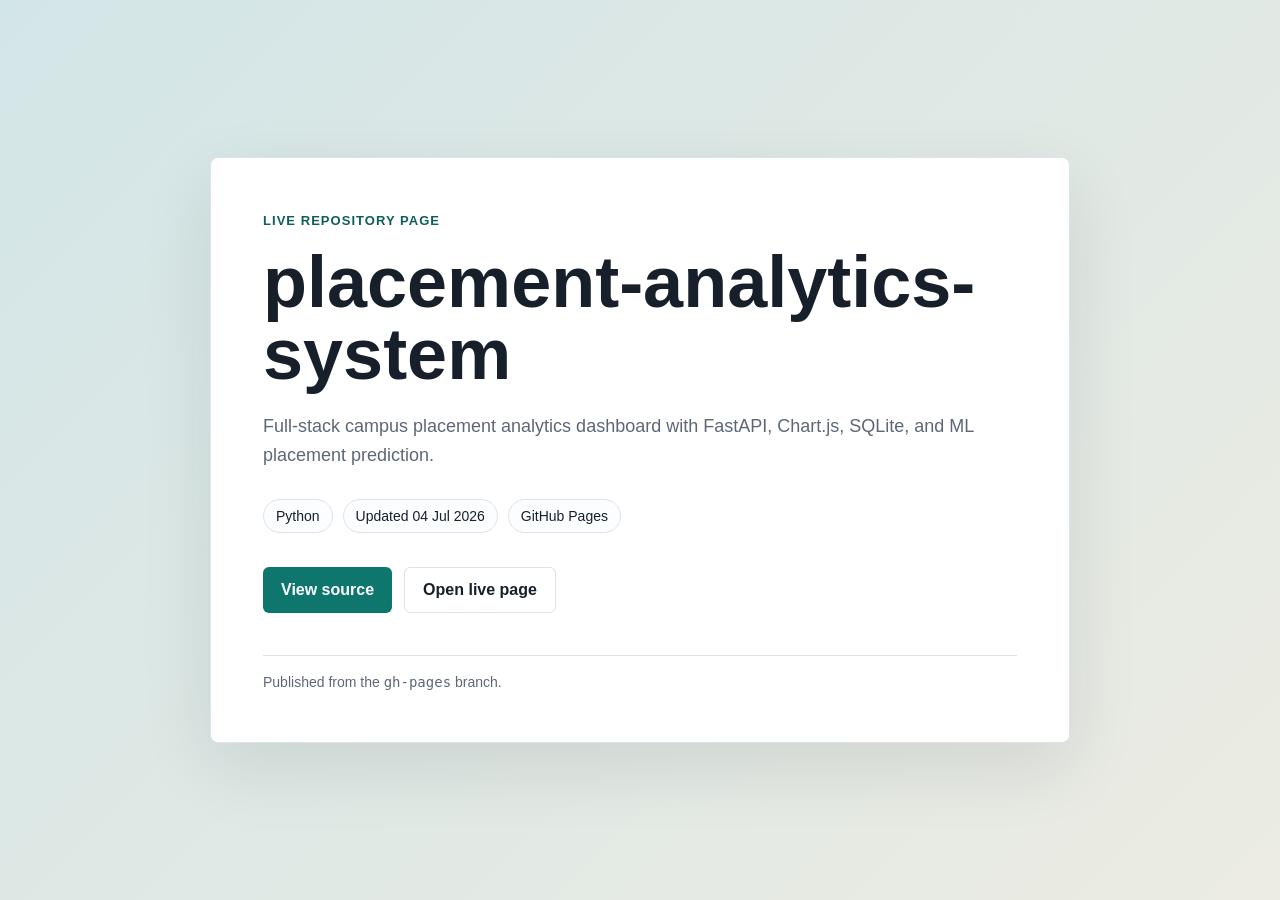
<file: index.html>
﻿<!doctype html>
<html lang="en">
<head>
  <meta charset="utf-8">
  <meta name="viewport" content="width=device-width, initial-scale=1">
  <title>placement-analytics-system</title>
  <style>
    :root {
      color-scheme: light;
      --ink: #17202a;
      --muted: #5d6778;
      --line: #dde3ea;
      --paper: #ffffff;
      --wash: #eef5f8;
      --accent: #0f766e;
      --accent-strong: #115e59;
      --gold: #d99a25;
    }

    * {
      box-sizing: border-box;
    }

    body {
      margin: 0;
      min-height: 100vh;
      font-family: Arial, Helvetica, sans-serif;
      color: var(--ink);
      background:
        linear-gradient(135deg, rgba(15, 118, 110, .12), rgba(217, 154, 37, .10)),
        var(--wash);
      display: grid;
      place-items: center;
      padding: 32px 18px;
    }

    main {
      width: min(860px, 100%);
      background: var(--paper);
      border: 1px solid var(--line);
      border-radius: 8px;
      box-shadow: 0 24px 70px rgba(23, 32, 42, .10);
      padding: clamp(24px, 5vw, 52px);
    }

    .eyebrow {
      color: var(--accent-strong);
      font-size: 13px;
      font-weight: 700;
      letter-spacing: .08em;
      text-transform: uppercase;
      margin: 0 0 14px;
    }

    h1 {
      margin: 0;
      font-size: clamp(34px, 7vw, 72px);
      line-height: 1;
      overflow-wrap: anywhere;
    }

    p {
      color: var(--muted);
      font-size: 18px;
      line-height: 1.65;
      margin: 22px 0 0;
      max-width: 720px;
    }

    .meta {
      display: flex;
      flex-wrap: wrap;
      gap: 10px;
      margin: 28px 0 34px;
      padding: 0;
      list-style: none;
    }

    .meta li {
      border: 1px solid var(--line);
      border-radius: 999px;
      color: var(--ink);
      font-size: 14px;
      padding: 8px 12px;
      background: #fbfdfe;
    }

    .actions {
      display: flex;
      flex-wrap: wrap;
      gap: 12px;
    }

    a {
      color: inherit;
    }

    .button {
      align-items: center;
      border-radius: 6px;
      display: inline-flex;
      font-weight: 700;
      min-height: 46px;
      padding: 0 18px;
      text-decoration: none;
    }

    .primary {
      background: var(--accent);
      color: white;
    }

    .secondary {
      border: 1px solid var(--line);
      background: #fff;
      color: var(--ink);
    }

    footer {
      border-top: 1px solid var(--line);
      color: var(--muted);
      font-size: 14px;
      margin-top: 42px;
      padding-top: 18px;
    }
  </style>
</head>
<body>
  <main>
    <p class="eyebrow">Live repository page</p>
    <h1>placement-analytics-system</h1>
    <p>Full-stack campus placement analytics dashboard with FastAPI, Chart.js, SQLite, and ML placement prediction.</p>
    <ul class="meta" aria-label="Repository details">
      <li>Python</li>
      <li>Updated 04 Jul 2026</li>
      <li>GitHub Pages</li>
    </ul>
    <div class="actions">
      <a class="button primary" href="https://github.com/jayantmehta712/placement-analytics-system">View source</a>
      <a class="button secondary" href="https://jayantmehta712.github.io/placement-analytics-system/">Open live page</a>
    </div>
    <footer>Published from the <code>gh-pages</code> branch.</footer>
  </main>
</body>
</html>
</file>
